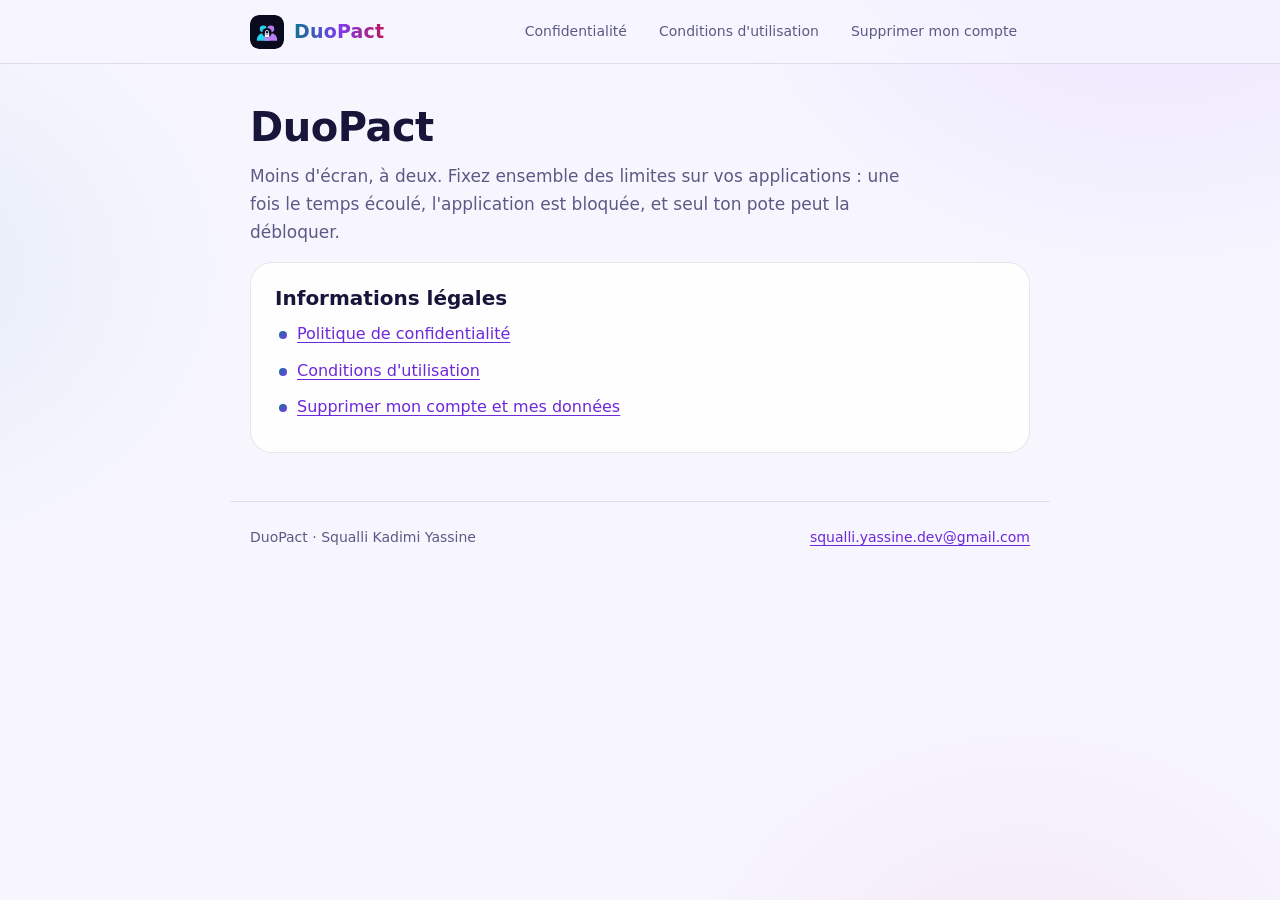
<file: index.html>
<!DOCTYPE html>
<html lang="fr">
<head>
<meta charset="utf-8">
<meta name="viewport" content="width=device-width, initial-scale=1">
<title>DuoPact</title>
<meta name="description" content="DuoPact : limitez vos applications à deux.">
<meta name="theme-color" content="#0A0A1F">
<link rel="icon" href="logo.svg" type="image/svg+xml">
<link rel="stylesheet" href="style.css">
</head>
<body>
<header class="topbar">
  <div class="topbar-inner">
    <a class="brand" href="index.html"><img src="logo.svg" alt=""><span>DuoPact</span></a>
    <nav class="nav" aria-label="Pages">
      <a href="privacy-policy.html">Confidentialité</a>
      <a href="terms.html">Conditions d'utilisation</a>
      <a href="delete-account.html">Supprimer mon compte</a>
    </nav>
  </div>
</header>
<main>
<section class="hero">
  <h1>DuoPact</h1>
  <p class="lead">Moins d'écran, à deux. Fixez ensemble des limites sur vos applications : une fois le temps écoulé, l'application est bloquée, et seul ton pote peut la débloquer.</p>
</section>

<section class="card">
  <h2>Informations légales</h2>
  <ul>
    <li><a href="privacy-policy.html">Politique de confidentialité</a></li>
    <li><a href="terms.html">Conditions d'utilisation</a></li>
    <li><a href="delete-account.html">Supprimer mon compte et mes données</a></li>
  </ul>
</section>
</main>
<footer>
  <span>DuoPact · Squalli Kadimi Yassine</span>
  <a href="mailto:squalli.yassine.dev@gmail.com">squalli.yassine.dev@gmail.com</a>
</footer>
</body>
</html>
</file>
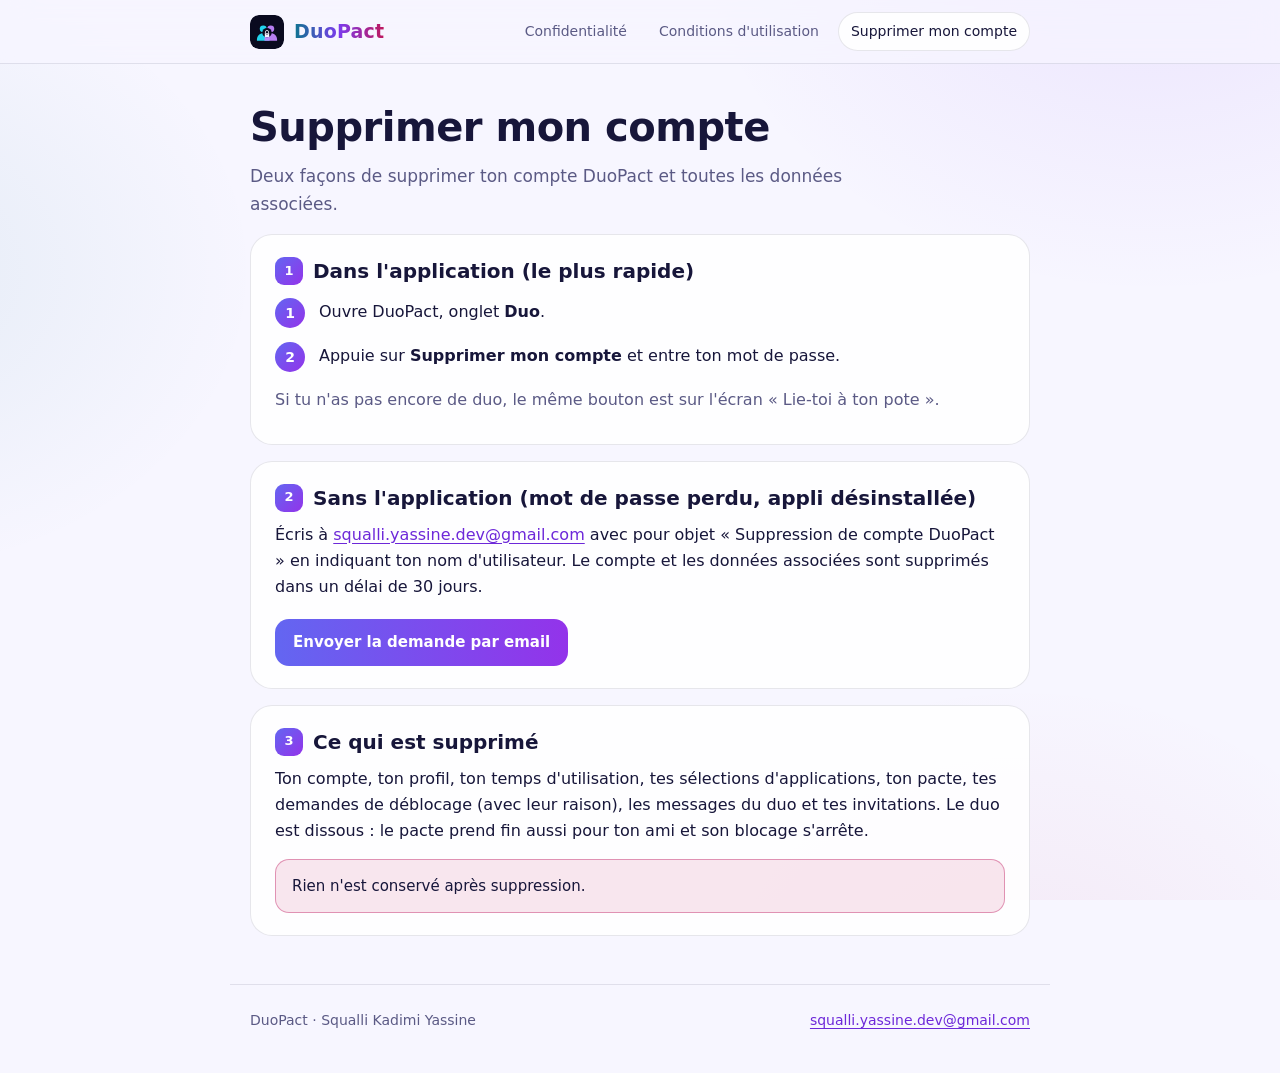
<file: delete-account.html>
<!DOCTYPE html>
<html lang="fr">
<head>
<meta charset="utf-8">
<meta name="viewport" content="width=device-width, initial-scale=1">
<title>DuoPact — Supprimer mon compte</title>
<meta name="description" content="Comment supprimer ton compte DuoPact et toutes les données associées.">
<meta name="theme-color" content="#0A0A1F">
<link rel="icon" href="logo.svg" type="image/svg+xml">
<link rel="stylesheet" href="style.css">
</head>
<body>
<header class="topbar">
  <div class="topbar-inner">
    <a class="brand" href="index.html"><img src="logo.svg" alt=""><span>DuoPact</span></a>
    <nav class="nav" aria-label="Pages">
      <a href="privacy-policy.html">Confidentialité</a>
      <a href="terms.html">Conditions d'utilisation</a>
      <a href="delete-account.html" aria-current="page">Supprimer mon compte</a>
    </nav>
  </div>
</header>
<main>
<section class="hero">
  <h1>Supprimer mon compte</h1>
  <p class="lead">Deux façons de supprimer ton compte DuoPact et toutes les données associées.</p>
</section>

<section class="card">
  <h2><span class="num">1</span>Dans l'application (le plus rapide)</h2>
  <ol class="steps">
    <li>Ouvre DuoPact, onglet <strong>Duo</strong>.</li>
    <li>Appuie sur <strong>Supprimer mon compte</strong> et entre ton mot de passe.</li>
  </ol>
  <p class="muted">Si tu n'as pas encore de duo, le même bouton est sur l'écran « Lie-toi à ton pote ».</p>
</section>

<section class="card">
  <h2><span class="num">2</span>Sans l'application (mot de passe perdu, appli désinstallée)</h2>
  <p>Écris à <a href="mailto:squalli.yassine.dev@gmail.com?subject=Suppression%20de%20compte%20DuoPact">squalli.yassine.dev@gmail.com</a> avec pour objet « Suppression de compte DuoPact » en indiquant ton nom d'utilisateur. Le compte et les données associées sont supprimés dans un délai de 30 jours.</p>
  <a class="button" href="mailto:squalli.yassine.dev@gmail.com?subject=Suppression%20de%20compte%20DuoPact">Envoyer la demande par email</a>
</section>

<section class="card">
  <h2><span class="num">3</span>Ce qui est supprimé</h2>
  <p>Ton compte, ton profil, ton temps d'utilisation, tes sélections d'applications, ton pacte, tes demandes de déblocage (avec leur raison), les messages du duo et tes invitations. Le duo est dissous : le pacte prend fin aussi pour ton ami et son blocage s'arrête.</p>
  <div class="callout">Rien n'est conservé après suppression.</div>
</section>
</main>
<footer>
  <span>DuoPact · Squalli Kadimi Yassine</span>
  <a href="mailto:squalli.yassine.dev@gmail.com">squalli.yassine.dev@gmail.com</a>
</footer>
</body>
</html>
</file>
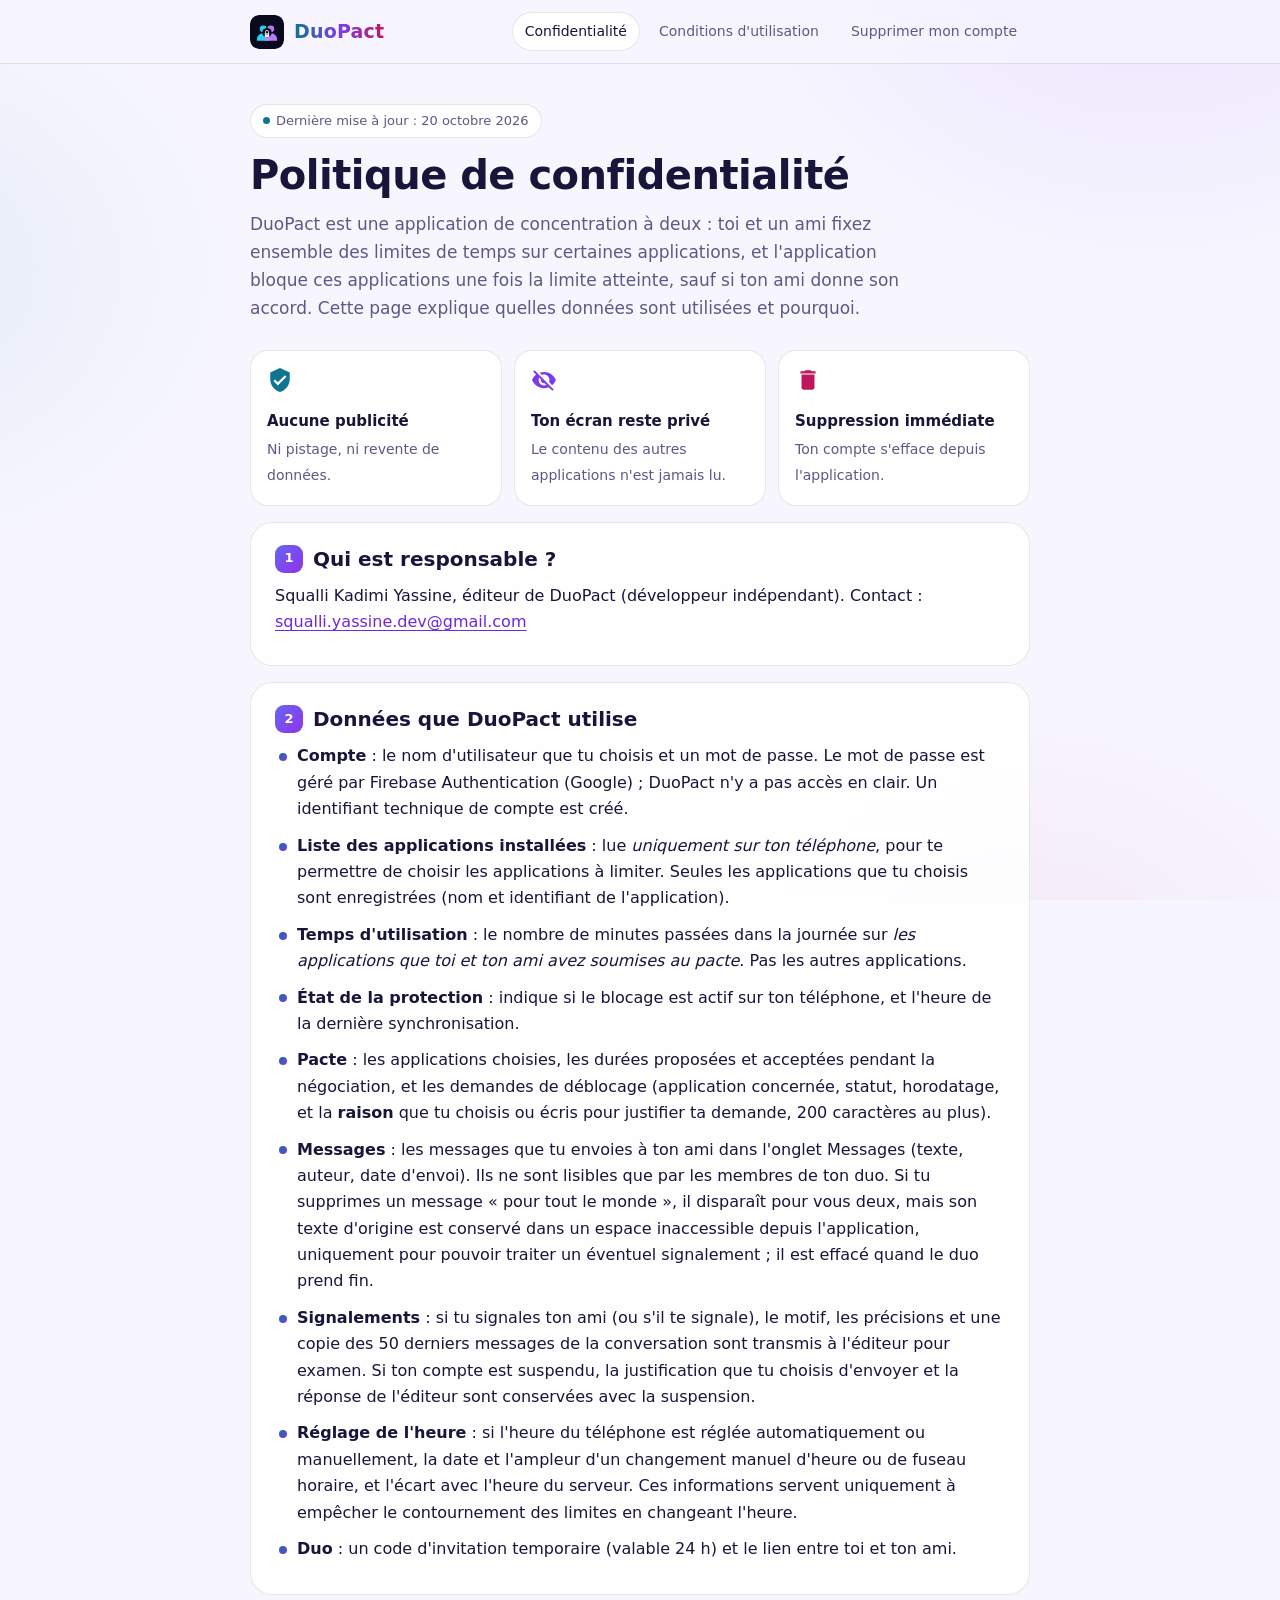
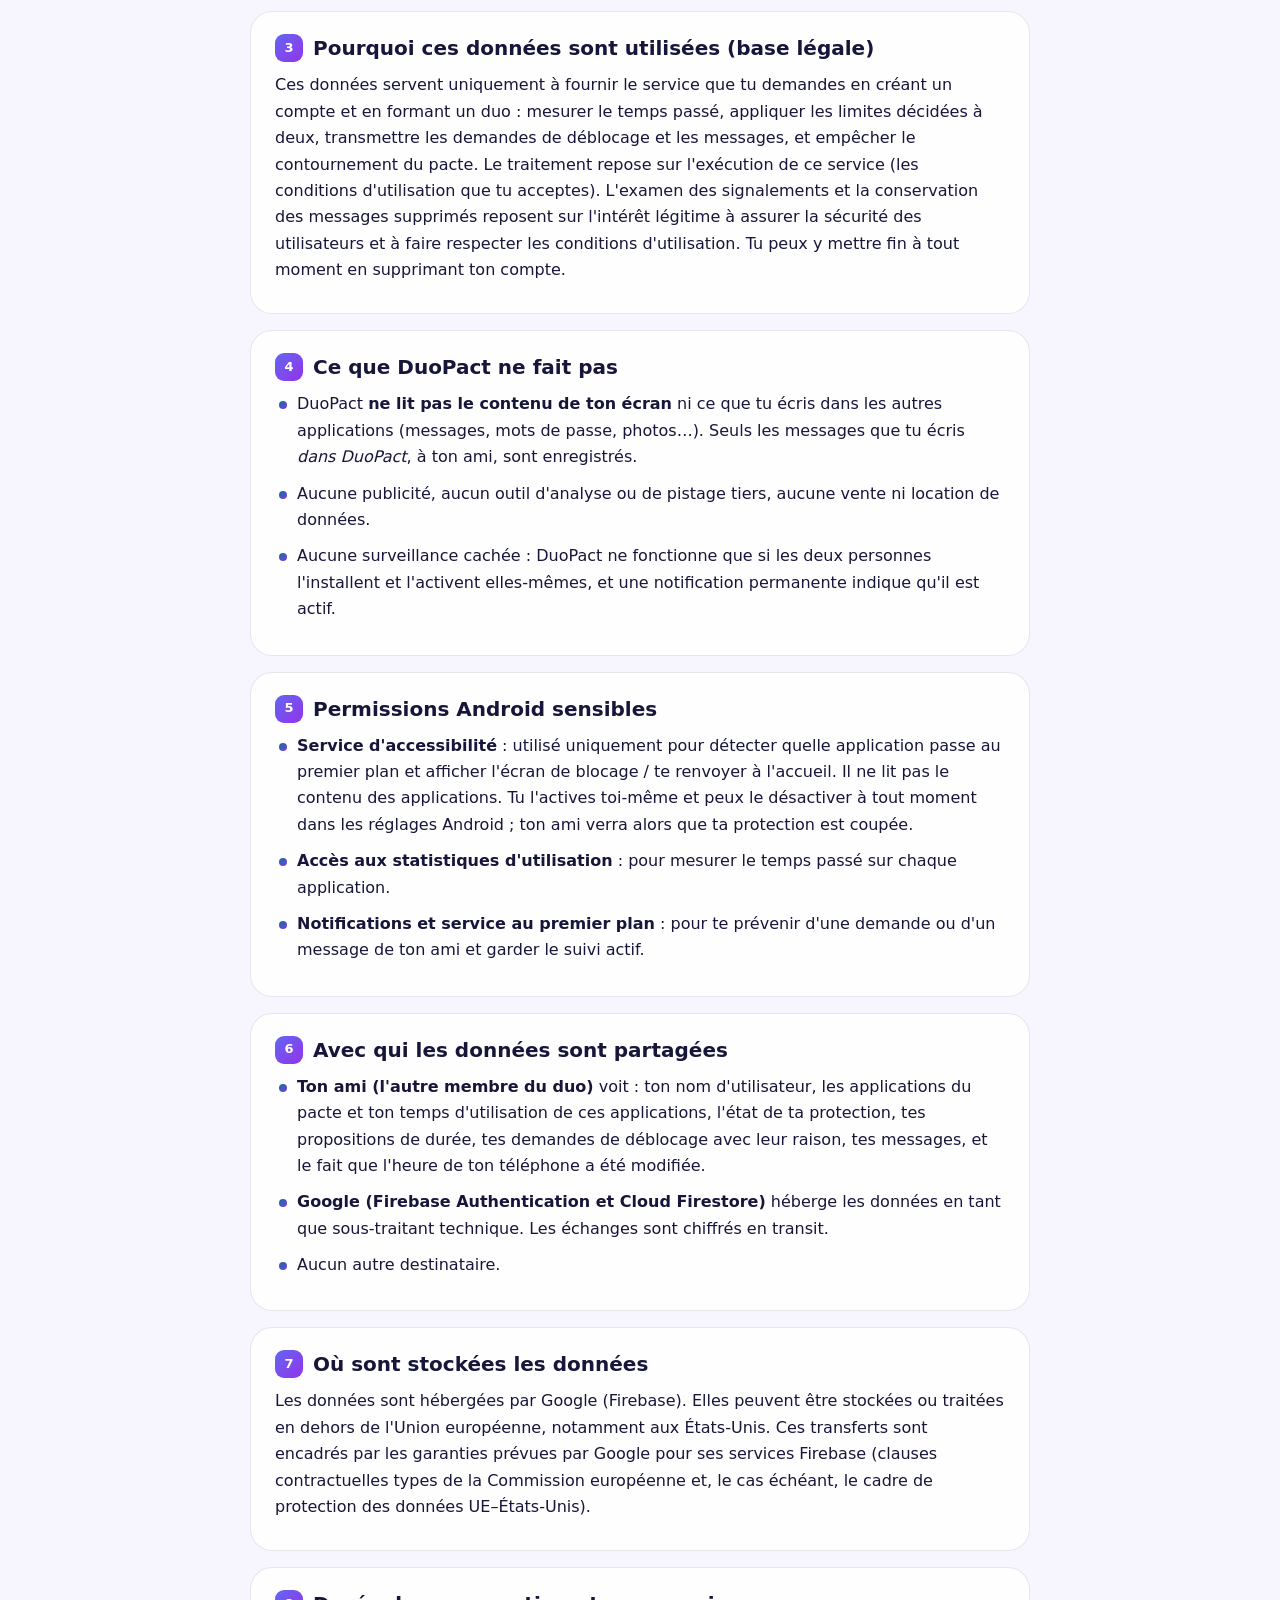
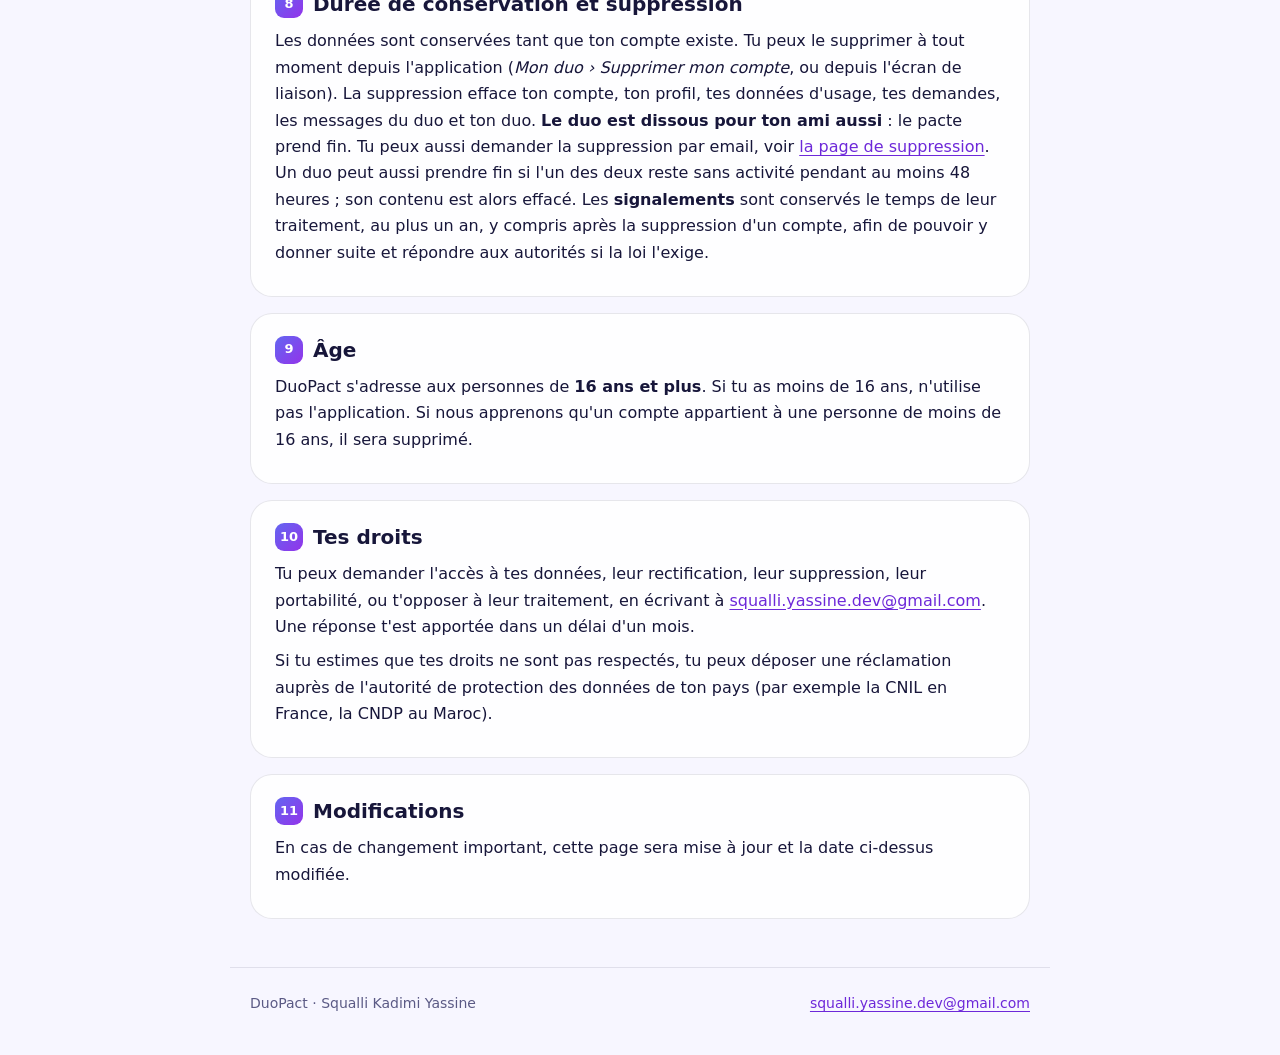
<file: privacy-policy.html>
<!DOCTYPE html>
<html lang="fr">
<head>
<meta charset="utf-8">
<meta name="viewport" content="width=device-width, initial-scale=1">
<title>DuoPact — Politique de confidentialité</title>
<meta name="description" content="Quelles données DuoPact utilise, pourquoi, et comment les supprimer.">
<meta name="theme-color" content="#0A0A1F">
<link rel="icon" href="logo.svg" type="image/svg+xml">
<link rel="stylesheet" href="style.css">
</head>
<body>
<header class="topbar">
  <div class="topbar-inner">
    <a class="brand" href="index.html"><img src="logo.svg" alt=""><span>DuoPact</span></a>
    <nav class="nav" aria-label="Pages">
      <a href="privacy-policy.html" aria-current="page">Confidentialité</a>
      <a href="terms.html">Conditions d'utilisation</a>
      <a href="delete-account.html">Supprimer mon compte</a>
    </nav>
  </div>
</header>
<main>
<section class="hero">
  <div class="badge">Dernière mise à jour : 20 octobre 2026</div>
  <h1>Politique de confidentialité</h1>
  <p class="lead">DuoPact est une application de concentration à deux : toi et un ami fixez ensemble des limites de temps sur certaines applications, et l'application bloque ces applications une fois la limite atteinte, sauf si ton ami donne son accord. Cette page explique quelles données sont utilisées et pourquoi.</p>
</section>

<section class="highlights" aria-label="En bref">
  <div class="highlight"><svg class="c-cyan" viewBox="0 0 24 24" fill="currentColor" aria-hidden="true"><path d="M12,1L3,5v6c0,5.55 3.84,10.74 9,12 5.16,-1.26 9,-6.45 9,-12V5l-9,-4zM10,17l-4,-4 1.41,-1.41L10,14.17l6.59,-6.59L18,9l-8,8z"/></svg><strong>Aucune publicité</strong><span>Ni pistage, ni revente de données.</span></div>
  <div class="highlight"><svg class="c-violet" viewBox="0 0 24 24" fill="currentColor" aria-hidden="true"><path d="M12,7c2.76,0 5,2.24 5,5 0,0.65 -0.13,1.26 -0.36,1.83l2.92,2.92c1.51,-1.26 2.7,-2.89 3.43,-4.75 -1.73,-4.39 -6,-7.5 -11,-7.5 -1.4,0 -2.74,0.25 -3.98,0.7l2.16,2.16C10.74,7.13 11.35,7 12,7zM2,4.27l2.28,2.28 0.46,0.46C3.08,8.3 1.78,10.02 1,12c1.73,4.39 6,7.5 11,7.5 1.55,0 3.03,-0.3 4.38,-0.84l0.42,0.42L19.73,22 21,20.73 3.27,3 2,4.27zM7.53,9.8l1.55,1.55c-0.05,0.21 -0.08,0.43 -0.08,0.65 0,1.66 1.34,3 3,3 0.22,0 0.44,-0.03 0.65,-0.08l1.55,1.55c-0.67,0.33 -1.41,0.53 -2.2,0.53 -2.76,0 -5,-2.24 -5,-5 0,-0.79 0.2,-1.53 0.53,-2.2z"/></svg><strong>Ton écran reste privé</strong><span>Le contenu des autres applications n'est jamais lu.</span></div>
  <div class="highlight"><svg class="c-pink" viewBox="0 0 24 24" fill="currentColor" aria-hidden="true"><path d="M6,19c0,1.1 0.9,2 2,2h8c1.1,0 2,-0.9 2,-2V7H6v12zM19,4h-3.5l-1,-1h-5l-1,1H5v2h14V4z"/></svg><strong>Suppression immédiate</strong><span>Ton compte s'efface depuis l'application.</span></div>
</section>

<section class="card">
  <h2><span class="num">1</span>Qui est responsable ?</h2>
  <p>Squalli Kadimi Yassine, éditeur de DuoPact (développeur indépendant). Contact : <a href="mailto:squalli.yassine.dev@gmail.com">squalli.yassine.dev@gmail.com</a></p>
</section>

<section class="card">
  <h2><span class="num">2</span>Données que DuoPact utilise</h2>
  <ul>
    <li><strong>Compte</strong> : le nom d'utilisateur que tu choisis et un mot de passe. Le mot de passe est géré par Firebase Authentication (Google) ; DuoPact n'y a pas accès en clair. Un identifiant technique de compte est créé.</li>
    <li><strong>Liste des applications installées</strong> : lue <em>uniquement sur ton téléphone</em>, pour te permettre de choisir les applications à limiter. Seules les applications que tu choisis sont enregistrées (nom et identifiant de l'application).</li>
    <li><strong>Temps d'utilisation</strong> : le nombre de minutes passées dans la journée sur <em>les applications que toi et ton ami avez soumises au pacte</em>. Pas les autres applications.</li>
    <li><strong>État de la protection</strong> : indique si le blocage est actif sur ton téléphone, et l'heure de la dernière synchronisation.</li>
    <li><strong>Pacte</strong> : les applications choisies, les durées proposées et acceptées pendant la négociation, et les demandes de déblocage (application concernée, statut, horodatage, et la <strong>raison</strong> que tu choisis ou écris pour justifier ta demande, 200 caractères au plus).</li>
    <li><strong>Messages</strong> : les messages que tu envoies à ton ami dans l'onglet Messages (texte, auteur, date d'envoi). Ils ne sont lisibles que par les membres de ton duo. Si tu supprimes un message « pour tout le monde », il disparaît pour vous deux, mais son texte d'origine est conservé dans un espace inaccessible depuis l'application, uniquement pour pouvoir traiter un éventuel signalement ; il est effacé quand le duo prend fin.</li>
    <li><strong>Signalements</strong> : si tu signales ton ami (ou s'il te signale), le motif, les précisions et une copie des 50 derniers messages de la conversation sont transmis à l'éditeur pour examen. Si ton compte est suspendu, la justification que tu choisis d'envoyer et la réponse de l'éditeur sont conservées avec la suspension.</li>
    <li><strong>Réglage de l'heure</strong> : si l'heure du téléphone est réglée automatiquement ou manuellement, la date et l'ampleur d'un changement manuel d'heure ou de fuseau horaire, et l'écart avec l'heure du serveur. Ces informations servent uniquement à empêcher le contournement des limites en changeant l'heure.</li>
    <li><strong>Duo</strong> : un code d'invitation temporaire (valable 24 h) et le lien entre toi et ton ami.</li>
  </ul>
</section>

<section class="card">
  <h2><span class="num">3</span>Pourquoi ces données sont utilisées (base légale)</h2>
  <p>Ces données servent uniquement à fournir le service que tu demandes en créant un compte et en formant un duo : mesurer le temps passé, appliquer les limites décidées à deux, transmettre les demandes de déblocage et les messages, et empêcher le contournement du pacte. Le traitement repose sur l'exécution de ce service (les conditions d'utilisation que tu acceptes). L'examen des signalements et la conservation des messages supprimés reposent sur l'intérêt légitime à assurer la sécurité des utilisateurs et à faire respecter les conditions d'utilisation. Tu peux y mettre fin à tout moment en supprimant ton compte.</p>
</section>

<section class="card">
  <h2><span class="num">4</span>Ce que DuoPact ne fait pas</h2>
  <ul>
    <li>DuoPact <strong>ne lit pas le contenu de ton écran</strong> ni ce que tu écris dans les autres applications (messages, mots de passe, photos…). Seuls les messages que tu écris <em>dans DuoPact</em>, à ton ami, sont enregistrés.</li>
    <li>Aucune publicité, aucun outil d'analyse ou de pistage tiers, aucune vente ni location de données.</li>
    <li>Aucune surveillance cachée : DuoPact ne fonctionne que si les deux personnes l'installent et l'activent elles-mêmes, et une notification permanente indique qu'il est actif.</li>
  </ul>
</section>

<section class="card">
  <h2><span class="num">5</span>Permissions Android sensibles</h2>
  <ul>
    <li><strong>Service d'accessibilité</strong> : utilisé uniquement pour détecter quelle application passe au premier plan et afficher l'écran de blocage / te renvoyer à l'accueil. Il ne lit pas le contenu des applications. Tu l'actives toi-même et peux le désactiver à tout moment dans les réglages Android ; ton ami verra alors que ta protection est coupée.</li>
    <li><strong>Accès aux statistiques d'utilisation</strong> : pour mesurer le temps passé sur chaque application.</li>
    <li><strong>Notifications et service au premier plan</strong> : pour te prévenir d'une demande ou d'un message de ton ami et garder le suivi actif.</li>
  </ul>
</section>

<section class="card">
  <h2><span class="num">6</span>Avec qui les données sont partagées</h2>
  <ul>
    <li><strong>Ton ami (l'autre membre du duo)</strong> voit : ton nom d'utilisateur, les applications du pacte et ton temps d'utilisation de ces applications, l'état de ta protection, tes propositions de durée, tes demandes de déblocage avec leur raison, tes messages, et le fait que l'heure de ton téléphone a été modifiée.</li>
    <li><strong>Google (Firebase Authentication et Cloud Firestore)</strong> héberge les données en tant que sous-traitant technique. Les échanges sont chiffrés en transit.</li>
    <li>Aucun autre destinataire.</li>
  </ul>
</section>

<section class="card">
  <h2><span class="num">7</span>Où sont stockées les données</h2>
  <p>Les données sont hébergées par Google (Firebase). Elles peuvent être stockées ou traitées en dehors de l'Union européenne, notamment aux États-Unis. Ces transferts sont encadrés par les garanties prévues par Google pour ses services Firebase (clauses contractuelles types de la Commission européenne et, le cas échéant, le cadre de protection des données UE–États-Unis).</p>
</section>

<section class="card">
  <h2><span class="num">8</span>Durée de conservation et suppression</h2>
  <p>Les données sont conservées tant que ton compte existe. Tu peux le supprimer à tout moment depuis l'application (<em>Mon duo › Supprimer mon compte</em>, ou depuis l'écran de liaison). La suppression efface ton compte, ton profil, tes données d'usage, tes demandes, les messages du duo et ton duo. <strong>Le duo est dissous pour ton ami aussi</strong> : le pacte prend fin. Tu peux aussi demander la suppression par email, voir <a href="delete-account.html">la page de suppression</a>. Un duo peut aussi prendre fin si l'un des deux reste sans activité pendant au moins 48 heures ; son contenu est alors effacé. Les <strong>signalements</strong> sont conservés le temps de leur traitement, au plus un an, y compris après la suppression d'un compte, afin de pouvoir y donner suite et répondre aux autorités si la loi l'exige.</p>
</section>

<section class="card">
  <h2><span class="num">9</span>Âge</h2>
  <p>DuoPact s'adresse aux personnes de <strong>16 ans et plus</strong>. Si tu as moins de 16 ans, n'utilise pas l'application. Si nous apprenons qu'un compte appartient à une personne de moins de 16 ans, il sera supprimé.</p>
</section>

<section class="card">
  <h2><span class="num">10</span>Tes droits</h2>
  <p>Tu peux demander l'accès à tes données, leur rectification, leur suppression, leur portabilité, ou t'opposer à leur traitement, en écrivant à <a href="mailto:squalli.yassine.dev@gmail.com">squalli.yassine.dev@gmail.com</a>. Une réponse t'est apportée dans un délai d'un mois.</p>
  <p>Si tu estimes que tes droits ne sont pas respectés, tu peux déposer une réclamation auprès de l'autorité de protection des données de ton pays (par exemple la CNIL en France, la CNDP au Maroc).</p>
</section>

<section class="card">
  <h2><span class="num">11</span>Modifications</h2>
  <p>En cas de changement important, cette page sera mise à jour et la date ci-dessus modifiée.</p>
</section>
</main>
<footer>
  <span>DuoPact · Squalli Kadimi Yassine</span>
  <a href="mailto:squalli.yassine.dev@gmail.com">squalli.yassine.dev@gmail.com</a>
</footer>
</body>
</html>
</file>
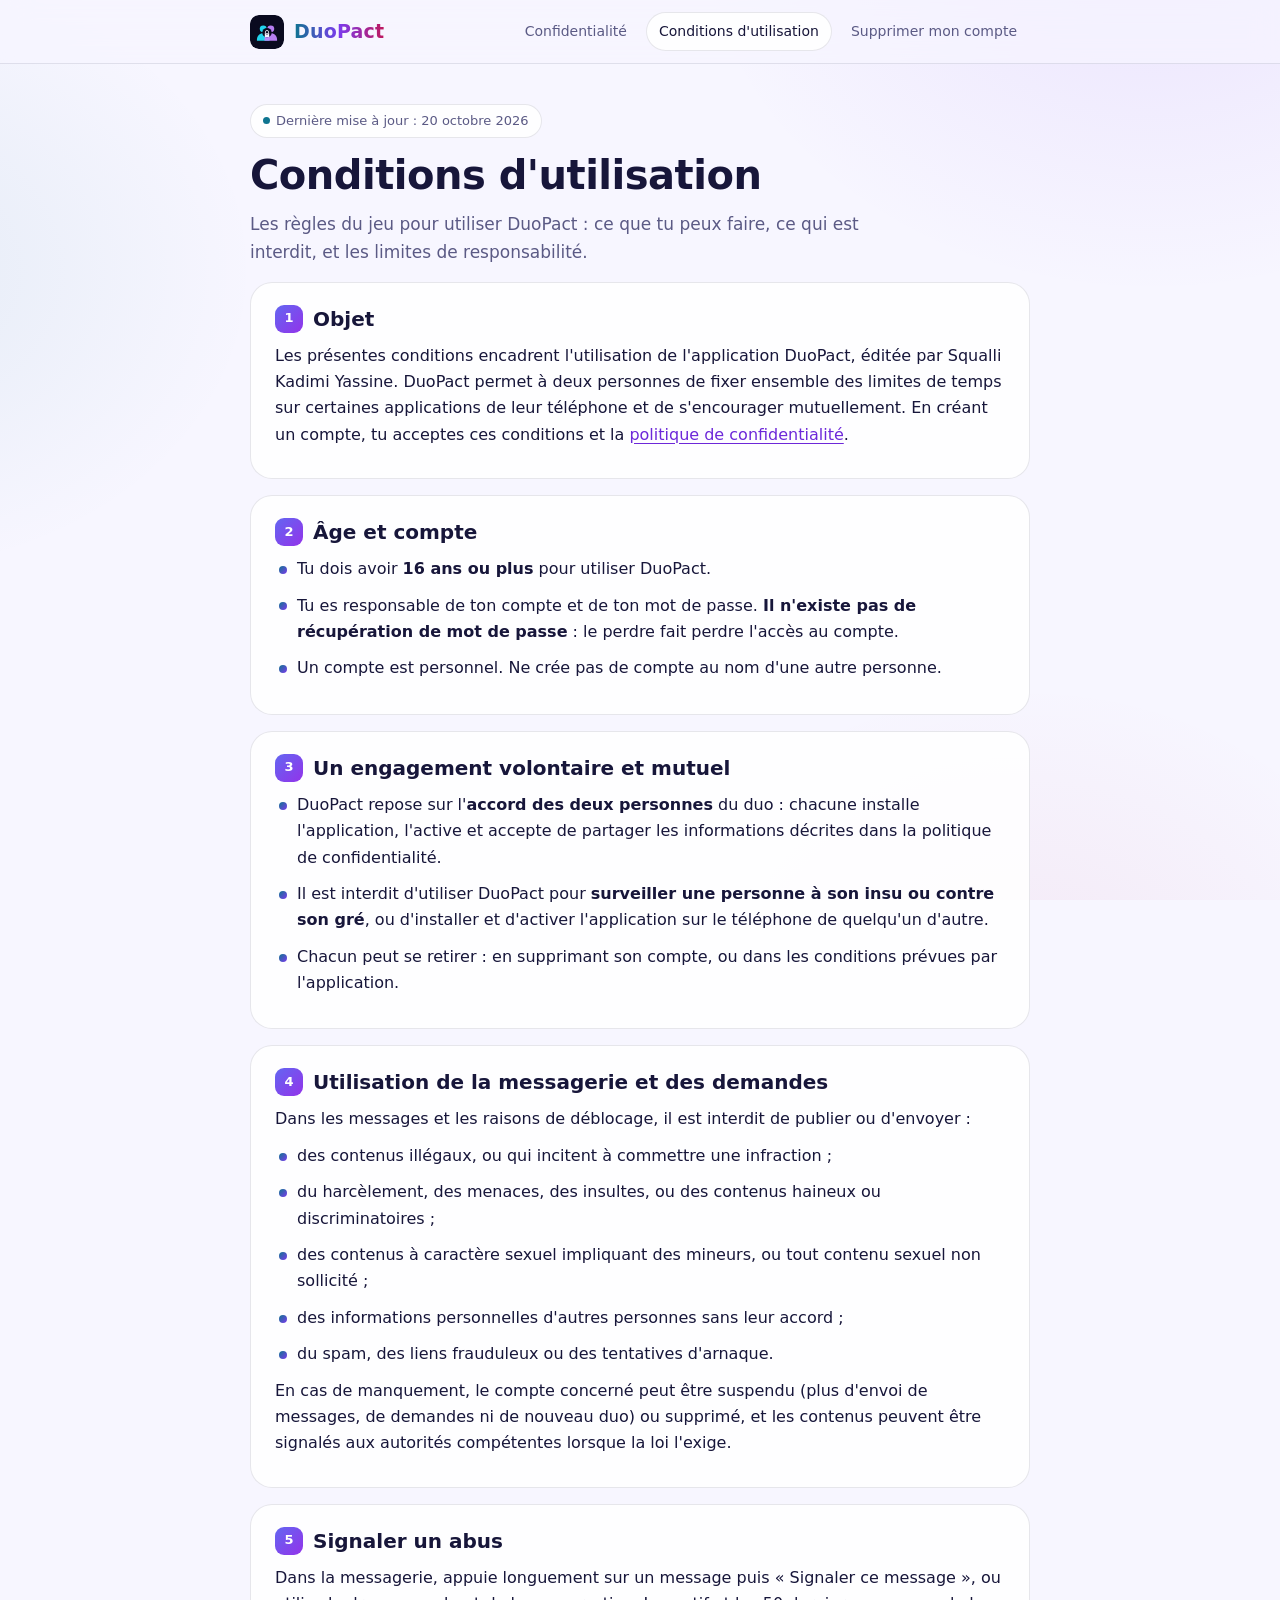
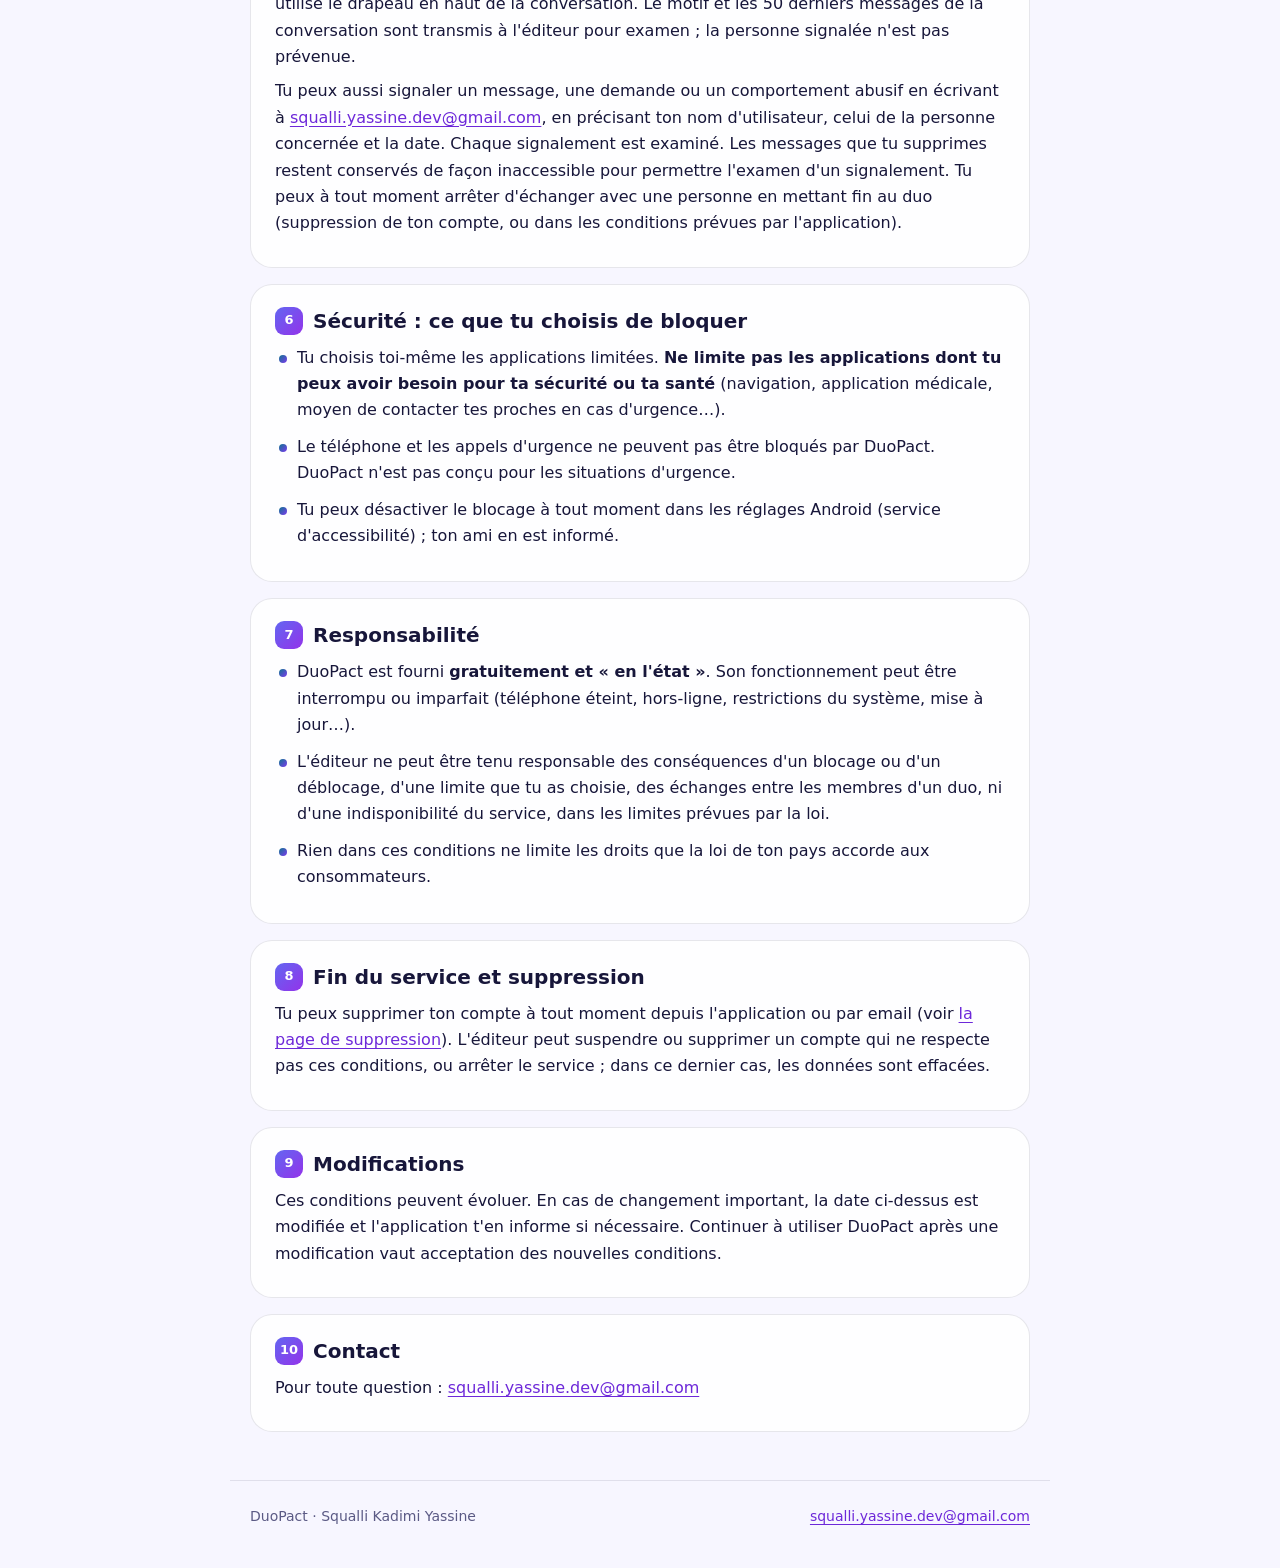
<file: terms.html>
<!DOCTYPE html>
<html lang="fr">
<head>
<meta charset="utf-8">
<meta name="viewport" content="width=device-width, initial-scale=1">
<title>DuoPact — Conditions d'utilisation</title>
<meta name="description" content="Les conditions d'utilisation de DuoPact.">
<meta name="theme-color" content="#0A0A1F">
<link rel="icon" href="logo.svg" type="image/svg+xml">
<link rel="stylesheet" href="style.css">
</head>
<body>
<header class="topbar">
  <div class="topbar-inner">
    <a class="brand" href="index.html"><img src="logo.svg" alt=""><span>DuoPact</span></a>
    <nav class="nav" aria-label="Pages">
      <a href="privacy-policy.html">Confidentialité</a>
      <a href="terms.html" aria-current="page">Conditions d'utilisation</a>
      <a href="delete-account.html">Supprimer mon compte</a>
    </nav>
  </div>
</header>
<main>
<section class="hero">
  <div class="badge">Dernière mise à jour : 20 octobre 2026</div>
  <h1>Conditions d'utilisation</h1>
  <p class="lead">Les règles du jeu pour utiliser DuoPact : ce que tu peux faire, ce qui est interdit, et les limites de responsabilité.</p>
</section>

<section class="card">
  <h2><span class="num">1</span>Objet</h2>
  <p>Les présentes conditions encadrent l'utilisation de l'application DuoPact, éditée par Squalli Kadimi Yassine. DuoPact permet à deux personnes de fixer ensemble des limites de temps sur certaines applications de leur téléphone et de s'encourager mutuellement. En créant un compte, tu acceptes ces conditions et la <a href="privacy-policy.html">politique de confidentialité</a>.</p>
</section>

<section class="card">
  <h2><span class="num">2</span>Âge et compte</h2>
  <ul>
    <li>Tu dois avoir <strong>16 ans ou plus</strong> pour utiliser DuoPact.</li>
    <li>Tu es responsable de ton compte et de ton mot de passe. <strong>Il n'existe pas de récupération de mot de passe</strong> : le perdre fait perdre l'accès au compte.</li>
    <li>Un compte est personnel. Ne crée pas de compte au nom d'une autre personne.</li>
  </ul>
</section>

<section class="card">
  <h2><span class="num">3</span>Un engagement volontaire et mutuel</h2>
  <ul>
    <li>DuoPact repose sur l'<strong>accord des deux personnes</strong> du duo : chacune installe l'application, l'active et accepte de partager les informations décrites dans la politique de confidentialité.</li>
    <li>Il est interdit d'utiliser DuoPact pour <strong>surveiller une personne à son insu ou contre son gré</strong>, ou d'installer et d'activer l'application sur le téléphone de quelqu'un d'autre.</li>
    <li>Chacun peut se retirer : en supprimant son compte, ou dans les conditions prévues par l'application.</li>
  </ul>
</section>

<section class="card">
  <h2><span class="num">4</span>Utilisation de la messagerie et des demandes</h2>
  <p>Dans les messages et les raisons de déblocage, il est interdit de publier ou d'envoyer :</p>
  <ul>
    <li>des contenus illégaux, ou qui incitent à commettre une infraction ;</li>
    <li>du harcèlement, des menaces, des insultes, ou des contenus haineux ou discriminatoires ;</li>
    <li>des contenus à caractère sexuel impliquant des mineurs, ou tout contenu sexuel non sollicité ;</li>
    <li>des informations personnelles d'autres personnes sans leur accord ;</li>
    <li>du spam, des liens frauduleux ou des tentatives d'arnaque.</li>
  </ul>
  <p>En cas de manquement, le compte concerné peut être suspendu (plus d'envoi de messages, de demandes ni de nouveau duo) ou supprimé, et les contenus peuvent être signalés aux autorités compétentes lorsque la loi l'exige.</p>
</section>

<section class="card">
  <h2><span class="num">5</span>Signaler un abus</h2>
  <p>Dans la messagerie, appuie longuement sur un message puis « Signaler ce message », ou utilise le drapeau en haut de la conversation. Le motif et les 50 derniers messages de la conversation sont transmis à l'éditeur pour examen ; la personne signalée n'est pas prévenue.</p>
  <p>Tu peux aussi signaler un message, une demande ou un comportement abusif en écrivant à <a href="mailto:squalli.yassine.dev@gmail.com">squalli.yassine.dev@gmail.com</a>, en précisant ton nom d'utilisateur, celui de la personne concernée et la date. Chaque signalement est examiné. Les messages que tu supprimes restent conservés de façon inaccessible pour permettre l'examen d'un signalement. Tu peux à tout moment arrêter d'échanger avec une personne en mettant fin au duo (suppression de ton compte, ou dans les conditions prévues par l'application).</p>
</section>

<section class="card">
  <h2><span class="num">6</span>Sécurité : ce que tu choisis de bloquer</h2>
  <ul>
    <li>Tu choisis toi-même les applications limitées. <strong>Ne limite pas les applications dont tu peux avoir besoin pour ta sécurité ou ta santé</strong> (navigation, application médicale, moyen de contacter tes proches en cas d'urgence…).</li>
    <li>Le téléphone et les appels d'urgence ne peuvent pas être bloqués par DuoPact. DuoPact n'est pas conçu pour les situations d'urgence.</li>
    <li>Tu peux désactiver le blocage à tout moment dans les réglages Android (service d'accessibilité) ; ton ami en est informé.</li>
  </ul>
</section>

<section class="card">
  <h2><span class="num">7</span>Responsabilité</h2>
  <ul>
    <li>DuoPact est fourni <strong>gratuitement et « en l'état »</strong>. Son fonctionnement peut être interrompu ou imparfait (téléphone éteint, hors-ligne, restrictions du système, mise à jour…).</li>
    <li>L'éditeur ne peut être tenu responsable des conséquences d'un blocage ou d'un déblocage, d'une limite que tu as choisie, des échanges entre les membres d'un duo, ni d'une indisponibilité du service, dans les limites prévues par la loi.</li>
    <li>Rien dans ces conditions ne limite les droits que la loi de ton pays accorde aux consommateurs.</li>
  </ul>
</section>

<section class="card">
  <h2><span class="num">8</span>Fin du service et suppression</h2>
  <p>Tu peux supprimer ton compte à tout moment depuis l'application ou par email (voir <a href="delete-account.html">la page de suppression</a>). L'éditeur peut suspendre ou supprimer un compte qui ne respecte pas ces conditions, ou arrêter le service ; dans ce dernier cas, les données sont effacées.</p>
</section>

<section class="card">
  <h2><span class="num">9</span>Modifications</h2>
  <p>Ces conditions peuvent évoluer. En cas de changement important, la date ci-dessus est modifiée et l'application t'en informe si nécessaire. Continuer à utiliser DuoPact après une modification vaut acceptation des nouvelles conditions.</p>
</section>

<section class="card">
  <h2><span class="num">10</span>Contact</h2>
  <p>Pour toute question : <a href="mailto:squalli.yassine.dev@gmail.com">squalli.yassine.dev@gmail.com</a></p>
</section>
</main>
<footer>
  <span>DuoPact · Squalli Kadimi Yassine</span>
  <a href="mailto:squalli.yassine.dev@gmail.com">squalli.yassine.dev@gmail.com</a>
</footer>
</body>
</html>
</file>
<file: style.css>
/* DuoPact — pages légales. Mêmes couleurs que l'application (thème sombre « néon »),
   avec un mode clair automatique si l'appareil est réglé en clair. */
:root {
  --bg: #0A0A1F;
  --surface: rgba(21, 21, 46, 0.72);
  --border: rgba(255, 255, 255, 0.09);
  --text: #F3F1FF;
  --muted: #9D9BC7;
  --cyan: #22D3EE;
  --violet: #C084FC;
  --pink: #F472B6;
  --link: #22D3EE;
  --glow1: rgba(192, 132, 252, 0.22);
  --glow2: rgba(34, 211, 238, 0.14);
  --glow3: rgba(244, 114, 182, 0.12);
  color-scheme: dark;
}
@media (prefers-color-scheme: light) {
  :root {
    --bg: #F7F6FF;
    --surface: rgba(255, 255, 255, 0.85);
    --border: rgba(23, 22, 58, 0.10);
    --text: #17163A;
    --muted: #5B5A85;
    --cyan: #0E7490;
    --violet: #7C3AED;
    --pink: #BE185D;
    --link: #6D28D9;
    --glow1: rgba(124, 58, 237, 0.10);
    --glow2: rgba(14, 116, 144, 0.08);
    --glow3: rgba(190, 24, 93, 0.06);
    color-scheme: light;
  }
}

* { box-sizing: border-box; }
html { scroll-behavior: smooth; }
body {
  margin: 0;
  font: 16px/1.65 system-ui, -apple-system, "Segoe UI", Roboto, sans-serif;
  color: var(--text);
  background:
    radial-gradient(60vmax 50vmax at 90% -10%, var(--glow1), transparent 60%),
    radial-gradient(50vmax 40vmax at -10% 30%, var(--glow2), transparent 60%),
    radial-gradient(50vmax 40vmax at 80% 110%, var(--glow3), transparent 60%),
    var(--bg);
  background-attachment: fixed;
  min-height: 100vh;
}
a { color: var(--link); text-underline-offset: 3px; }
a:hover { text-decoration-thickness: 2px; }

/* En-tête */
.topbar {
  position: sticky; top: 0; z-index: 10;
  backdrop-filter: blur(14px); -webkit-backdrop-filter: blur(14px);
  background: color-mix(in srgb, var(--bg) 70%, transparent);
  border-bottom: 1px solid var(--border);
}
.topbar-inner {
  max-width: 820px; margin: 0 auto; padding: 12px 20px;
  display: flex; align-items: center; justify-content: space-between; gap: 12px; flex-wrap: wrap;
}
.brand { display: flex; align-items: center; gap: 10px; text-decoration: none; color: var(--text); }
.brand img { width: 34px; height: 34px; border-radius: 9px; }
.brand span {
  font-weight: 650; font-size: 19px; letter-spacing: .2px;
  background: linear-gradient(90deg, var(--cyan), var(--violet), var(--pink));
  -webkit-background-clip: text; background-clip: text; color: transparent;
}
.nav { display: flex; gap: 6px; flex-wrap: wrap; }
.nav a {
  color: var(--muted); text-decoration: none; font-size: 14px; font-weight: 500;
  padding: 7px 12px; border-radius: 999px; border: 1px solid transparent;
}
.nav a:hover { color: var(--text); border-color: var(--border); }
.nav a[aria-current="page"] { color: var(--text); background: var(--surface); border-color: var(--border); }

/* Contenu */
main { max-width: 820px; margin: 0 auto; padding: 40px 20px 24px; }
.hero h1 { font-size: clamp(28px, 5vw, 40px); line-height: 1.15; margin: 0 0 12px; letter-spacing: -.5px; }
.hero p.lead { color: var(--muted); font-size: 17px; margin: 0; max-width: 62ch; }
.badge {
  display: inline-flex; align-items: center; gap: 6px; margin-bottom: 14px;
  font-size: 13px; font-weight: 500; color: var(--muted);
  padding: 5px 12px; border-radius: 999px; background: var(--surface); border: 1px solid var(--border);
}
.badge::before { content: ""; width: 7px; height: 7px; border-radius: 50%; background: var(--cyan); }

.highlights { display: grid; grid-template-columns: repeat(auto-fit, minmax(200px, 1fr)); gap: 12px; margin: 28px 0 8px; }
.highlight {
  padding: 16px; border-radius: 18px; background: var(--surface); border: 1px solid var(--border);
}
.highlight svg { width: 26px; height: 26px; margin-bottom: 8px; }
.highlight strong { display: block; font-size: 15px; margin-bottom: 2px; }
.highlight span { color: var(--muted); font-size: 14px; line-height: 1.5; }
.c-cyan { color: var(--cyan); } .c-violet { color: var(--violet); } .c-pink { color: var(--pink); }

.card {
  margin-top: 16px; padding: 22px 24px; border-radius: 22px;
  background: var(--surface); border: 1px solid var(--border);
}
.card h2 { margin: 0 0 10px; font-size: 20px; line-height: 1.3; display: flex; align-items: center; gap: 10px; }
.card h2 .num {
  flex: none; width: 28px; height: 28px; border-radius: 9px; display: grid; place-items: center;
  font-size: 13px; color: #fff; background: linear-gradient(135deg, #6366F1, #9333EA);
}
.card p { margin: 8px 0; }
.card ul { list-style: none; padding: 0; margin: 6px 0 0; }
.card li { position: relative; padding-left: 22px; margin: 10px 0; }
.card li::before {
  content: ""; position: absolute; left: 4px; top: .62em; width: 8px; height: 8px; border-radius: 50%;
  background: linear-gradient(135deg, var(--cyan), var(--violet));
}
.muted { color: var(--muted); }

/* Étapes numérotées (page de suppression) */
ol.steps { list-style: none; counter-reset: s; padding: 0; margin: 12px 0 4px; }
ol.steps li { counter-increment: s; position: relative; padding-left: 44px; margin: 14px 0; min-height: 30px; }
ol.steps li::before {
  content: counter(s); position: absolute; left: 0; top: -1px; width: 30px; height: 30px; border-radius: 50%;
  display: grid; place-items: center; font-size: 14px; font-weight: 600; color: #fff;
  background: linear-gradient(135deg, #6366F1, #9333EA);
}
.callout {
  margin-top: 14px; padding: 14px 16px; border-radius: 14px; font-size: 15px;
  border: 1px solid color-mix(in srgb, var(--pink) 40%, transparent);
  background: color-mix(in srgb, var(--pink) 10%, transparent);
}
.button {
  display: inline-flex; align-items: center; gap: 8px; margin-top: 10px;
  padding: 11px 18px; border-radius: 14px; font-weight: 600; font-size: 15px; text-decoration: none;
  color: #fff; background: linear-gradient(90deg, #6366F1, #9333EA);
}
.button:hover { filter: brightness(1.08); text-decoration: none; }

footer {
  max-width: 820px; margin: 24px auto 0; padding: 24px 20px 40px;
  color: var(--muted); font-size: 14px; border-top: 1px solid var(--border);
  display: flex; justify-content: space-between; gap: 12px; flex-wrap: wrap;
}

@media (max-width: 520px) {
  main { padding-top: 28px; }
  .card { padding: 18px; border-radius: 18px; }
}
</file>
